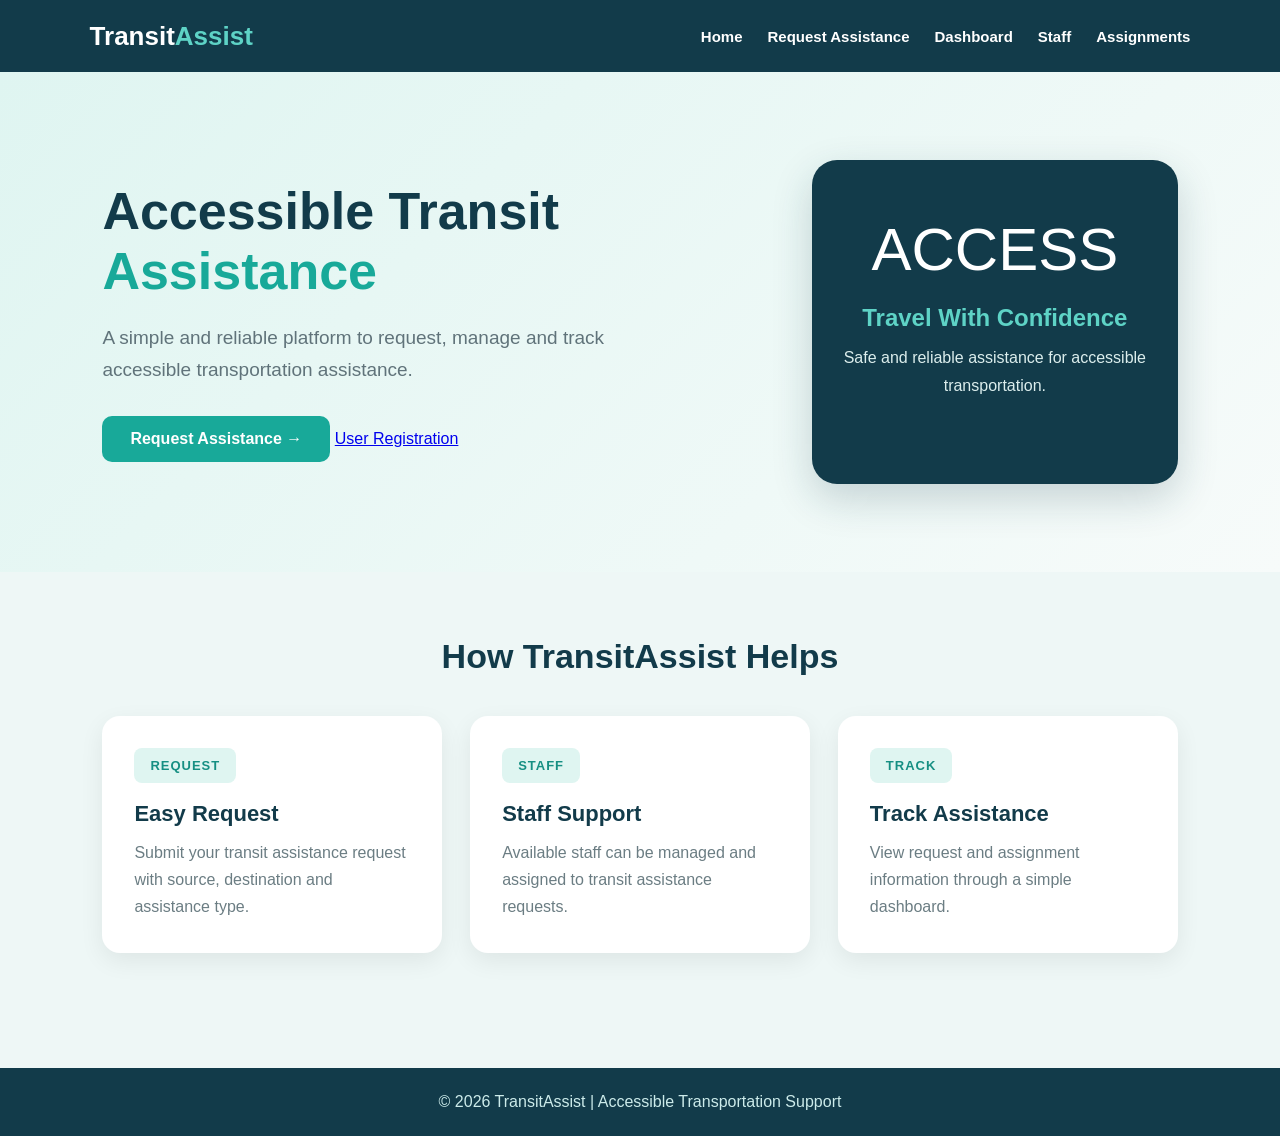
<file: src/main/resources/static/index.html>
<!DOCTYPE html>
<html>

<head>

    <meta charset="UTF-8">

    <title>TransitAssist | Home</title>

    <link rel="stylesheet" href="style.css">

</head>

<body>

<nav class="navbar">

    <div class="logo">
        Transit<span>Assist</span>
    </div>

    <div class="nav-links">

        <a href="index.html">Home</a>

        <a href="request.html">
            Request Assistance
        </a>

        <a href="dashboard.html">
            Dashboard
        </a>

        <a href="staff.html">
            Staff
        </a>

        <a href="assignments.html">
            Assignments
        </a>

    </div>

</nav>


<section class="hero">

    <div class="hero-content">

        <h1>
            Accessible Transit
            <span>Assistance</span>
        </h1>

        <p>
            A simple and reliable platform to request,
            manage and track accessible transportation
            assistance.
        </p>

        <a href="request.html" class="btn">
            Request Assistance →
        </a>
        <a href="user.html">User Registration</a>

    </div>


    <div class="hero-image">

        <div class="icon">
            ACCESS
        </div>

        <h2>
            Travel With Confidence
        </h2>

        <p>
            Safe and reliable assistance for accessible
            transportation.
        </p>

    </div>

</section>


<section class="features">

    <h2 class="section-title">
        How TransitAssist Helps
    </h2>


    <div class="cards">


        <div class="card">

            <div class="card-icon">
                REQUEST
            </div>

            <h3>
                Easy Request
            </h3>

            <p>
                Submit your transit assistance request
                with source, destination and assistance type.
            </p>

        </div>


        <div class="card">

            <div class="card-icon">
                STAFF
            </div>

            <h3>
                Staff Support
            </h3>

            <p>
                Available staff can be managed and
                assigned to transit assistance requests.
            </p>

        </div>


        <div class="card">

            <div class="card-icon">
                TRACK
            </div>

            <h3>
                Track Assistance
            </h3>

            <p>
                View request and assignment information
                through a simple dashboard.
            </p>

        </div>


    </div>

</section>


<footer class="footer">

    © 2026 TransitAssist |
    Accessible Transportation Support

</footer>

</body>

</html>
</file>
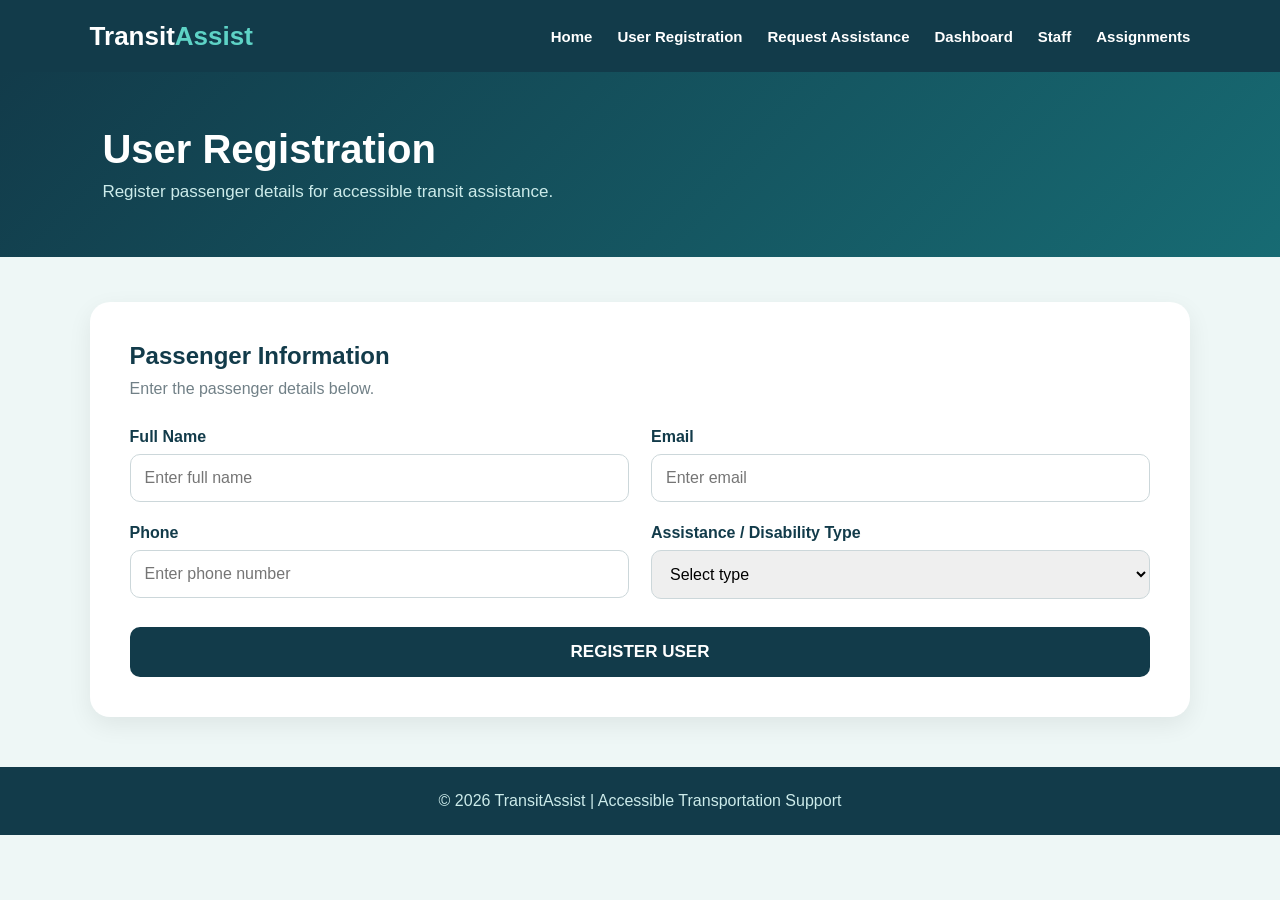
<file: src/main/resources/static/User.html>
<!DOCTYPE html>
<html>

<head>

    <meta charset="UTF-8">

    <title>TransitAssist | User Registration</title>

    <link rel="stylesheet" href="style.css">

    <style>

        .form-card {
            width: 86%;
            margin: 45px auto;
            background: white;
            padding: 40px;
            border-radius: 20px;
            box-shadow: 0 8px 25px rgba(0,0,0,0.07);
        }

        .form-card h2 {
            color: #123b4a;
            margin-bottom: 10px;
        }

        .form-card p {
            color: #718087;
            margin-bottom: 30px;
        }

        .form-grid {
            display: grid;
            grid-template-columns: 1fr 1fr;
            gap: 22px;
        }

        .form-group {
            display: flex;
            flex-direction: column;
        }

        .form-group label {
            font-weight: bold;
            margin-bottom: 8px;
            color: #123b4a;
        }

        .form-group input,
        .form-group select {
            padding: 14px;
            border: 1px solid #ccd7da;
            border-radius: 10px;
            font-size: 16px;
        }

        .submit-btn {
            width: 100%;
            margin-top: 28px;
            padding: 15px;
            border: none;
            border-radius: 10px;
            background: #123b4a;
            color: white;
            font-size: 17px;
            font-weight: bold;
            cursor: pointer;
        }

        .submit-btn:hover {
            background: #168f83;
        }

        #message {
            margin-top: 20px;
            padding: 14px;
            border-radius: 10px;
            display: none;
        }

        .success {
            display: block !important;
            background: #e2f6ef;
            color: #168f83;
        }

        @media(max-width: 700px) {

            .form-grid {
                grid-template-columns: 1fr;
            }

            .form-card {
                width: 78%;
            }

        }

    </style>

</head>


<body>


<nav class="navbar">

    <div class="logo">
        Transit<span>Assist</span>
    </div>

    <div class="nav-links">

        <a href="index.html">Home</a>

        <a href="user.html">
            User Registration
        </a>

        <a href="request.html">
            Request Assistance
        </a>

        <a href="dashboard.html">
            Dashboard
        </a>

        <a href="staff.html">
            Staff
        </a>

        <a href="assignments.html">
            Assignments
        </a>

    </div>

</nav>



<div class="page-header">

    <h1>
        User Registration
    </h1>

    <p>
        Register passenger details for accessible transit assistance.
    </p>

</div>



<div class="form-card">

    <h2>
        Passenger Information
    </h2>

    <p>
        Enter the passenger details below.
    </p>


    <form id="userForm">


        <div class="form-grid">


            <div class="form-group">

                <label>
                    Full Name
                </label>

                <input
                        type="text"
                        id="name"
                        placeholder="Enter full name"
                        required>

            </div>



            <div class="form-group">

                <label>
                    Email
                </label>

                <input
                        type="email"
                        id="email"
                        placeholder="Enter email"
                        required>

            </div>



            <div class="form-group">

                <label>
                    Phone
                </label>

                <input
                        type="text"
                        id="phone"
                        placeholder="Enter phone number"
                        required>

            </div>



            <div class="form-group">

                <label>
                    Assistance / Disability Type
                </label>

                <select
                        id="disabilityType"
                        required>

                    <option value="">
                        Select type
                    </option>

                    <option>
                        Wheelchair User
                    </option>

                    <option>
                        Visual Assistance
                    </option>

                    <option>
                        Hearing Assistance
                    </option>

                    <option>
                        Elderly Assistance
                    </option>

                    <option>
                        Other
                    </option>

                </select>

            </div>


        </div>



        <button
                type="submit"
                class="submit-btn">

            REGISTER USER

        </button>


    </form>


    <div id="message"></div>


</div>



<footer class="footer">

    © 2026 TransitAssist |
    Accessible Transportation Support

</footer>



<script>


    document.getElementById("userForm")
        .addEventListener("submit", async function(event) {

            event.preventDefault();


            const userData = {

                name:
                document.getElementById("name").value,

                email:
                document.getElementById("email").value,

                phone:
                document.getElementById("phone").value,

                disabilityType:
                document.getElementById("disabilityType").value

            };


            try {

                const response = await fetch(
                    "/api/users",
                    {
                        method: "POST",

                        headers: {
                            "Content-Type":
                                "application/json"
                        },

                        body:
                            JSON.stringify(userData)
                    }
                );


                if(response.ok) {

                    const user =
                        await response.json();


                    const message =
                        document.getElementById("message");


                    message.innerText =
                        "User registered successfully! User ID: "
                        + user.userId;


                    message.className =
                        "success";


                    document.getElementById("userForm")
                        .reset();

                }

                else {

                    alert("Unable to register user.");

                }

            }

            catch(error) {

                alert("Server connection error.");

            }

        });


</script>


</body>

</html>
</file>
<file: src/main/resources/static/style.css>
* {
    margin: 0;
    padding: 0;
    box-sizing: border-box;
    font-family: Arial, sans-serif;
}

body {
    background: #eef7f6;
    color: #24343b;
}

/* NAVBAR */

.navbar {
    background: #123b4a;
    color: white;
    min-height: 72px;
    display: flex;
    align-items: center;
    justify-content: space-between;
    padding: 0 7%;
}

.logo {
    font-size: 26px;
    font-weight: bold;
}

.logo span {
    color: #5ed3c6;
}

.nav-links {
    display: flex;
    gap: 25px;
}

.nav-links a {
    color: white;
    text-decoration: none;
    font-size: 15px;
    font-weight: bold;
}

.nav-links a:hover {
    color: #5ed3c6;
}

/* HERO */

.hero {
    min-height: 500px;
    display: flex;
    align-items: center;
    justify-content: space-between;
    padding: 70px 8%;
    background: linear-gradient(135deg, #dff5f1, #f7fbfa);
}

.hero-content {
    width: 55%;
}

.hero h1 {
    font-size: 52px;
    color: #123b4a;
    line-height: 1.15;
    margin-bottom: 20px;
}

.hero h1 span {
    color: #18a999;
}

.hero p {
    font-size: 19px;
    color: #60737a;
    line-height: 1.7;
    margin-bottom: 30px;
}

.hero-image {
    width: 34%;
    background: #123b4a;
    border-radius: 25px;
    padding: 55px 30px;
    text-align: center;
    color: white;
    box-shadow: 0 15px 40px rgba(18,59,74,0.2);
}

.hero-image h2 {
    color: #5ed3c6;
    margin-bottom: 12px;
}

.hero-image p {
    color: #dceeed;
    font-size: 16px;
}

.icon {
    font-size: 60px;
    margin-bottom: 20px;
}

/* BUTTON */

.btn {
    display: inline-block;
    padding: 14px 28px;
    background: #18a999;
    color: white;
    text-decoration: none;
    border-radius: 10px;
    font-weight: bold;
    border: none;
    cursor: pointer;
}

.btn:hover {
    background: #128f82;
}

/* FEATURES */

.features {
    padding: 65px 8%;
}

.section-title {
    text-align: center;
    color: #123b4a;
    margin-bottom: 40px;
    font-size: 34px;
}

.cards {
    display: grid;
    grid-template-columns: repeat(3, 1fr);
    gap: 28px;
}

.card {
    background: white;
    padding: 32px;
    border-radius: 18px;
    box-shadow: 0 8px 25px rgba(0,0,0,0.07);
}

.card-icon {
    display: inline-block;
    background: #dff5f1;
    color: #168f83;
    padding: 10px 16px;
    border-radius: 8px;
    font-size: 13px;
    font-weight: bold;
    letter-spacing: 1px;
    margin-bottom: 18px;
}

.card h3 {
    color: #123b4a;
    font-size: 22px;
    margin-bottom: 12px;
}

.card p {
    color: #6b7d83;
    line-height: 1.7;
    font-size: 16px;
}

/* PAGE HEADER */

.page-header {
    background: linear-gradient(135deg, #123b4a, #176b73);
    color: white;
    padding: 55px 8%;
}

.page-header h1 {
    font-size: 40px;
    margin-bottom: 10px;
}

.page-header p {
    color: #ccebea;
    font-size: 17px;
}

/* FORM */

.form-container {
    width: 90%;
    max-width: 900px;
    margin: 45px auto;
}

.form-card {
    background: white;
    padding: 35px;
    border-radius: 20px;
    box-shadow: 0 8px 30px rgba(0,0,0,0.08);
}

.form-card h2 {
    color: #123b4a;
    margin-bottom: 25px;
}

.row {
    display: flex;
    gap: 20px;
}

.field {
    flex: 1;
    margin-bottom: 20px;
}

label {
    display: block;
    margin-bottom: 8px;
    font-weight: bold;
    color: #24343b;
}

input,
select {
    width: 100%;
    padding: 14px;
    border: 1px solid #ccd9d8;
    border-radius: 9px;
    font-size: 15px;
}

input:focus,
select:focus {
    outline: none;
    border-color: #18a999;
}

/* TABLE */

.table-card {
    width: 92%;
    margin: 40px auto;
    background: white;
    padding: 30px;
    border-radius: 20px;
    box-shadow: 0 8px 30px rgba(0,0,0,0.08);
}

.table-card h2 {
    color: #123b4a;
}

.table-container {
    overflow-x: auto;
    margin-top: 25px;
}

table {
    width: 100%;
    border-collapse: collapse;
}

th {
    background: #123b4a;
    color: white;
    padding: 14px;
    text-align: left;
}

td {
    padding: 14px;
    border-bottom: 1px solid #e4eeee;
}

tr:hover {
    background: #f1faf8;
}

/* FOOTER */

.footer {
    background: #123b4a;
    color: #ccebea;
    text-align: center;
    padding: 25px;
    margin-top: 50px;
}

/* MOBILE */

@media(max-width: 800px) {

    .nav-links {
        gap: 10px;
    }

    .nav-links a {
        font-size: 12px;
    }

    .hero {
        flex-direction: column;
        gap: 40px;
    }

    .hero-content,
    .hero-image {
        width: 100%;
    }

    .hero h1 {
        font-size: 38px;
    }

    .cards {
        grid-template-columns: 1fr;
    }

    .row {
        flex-direction: column;
        gap: 0;
    }
}
</file>
